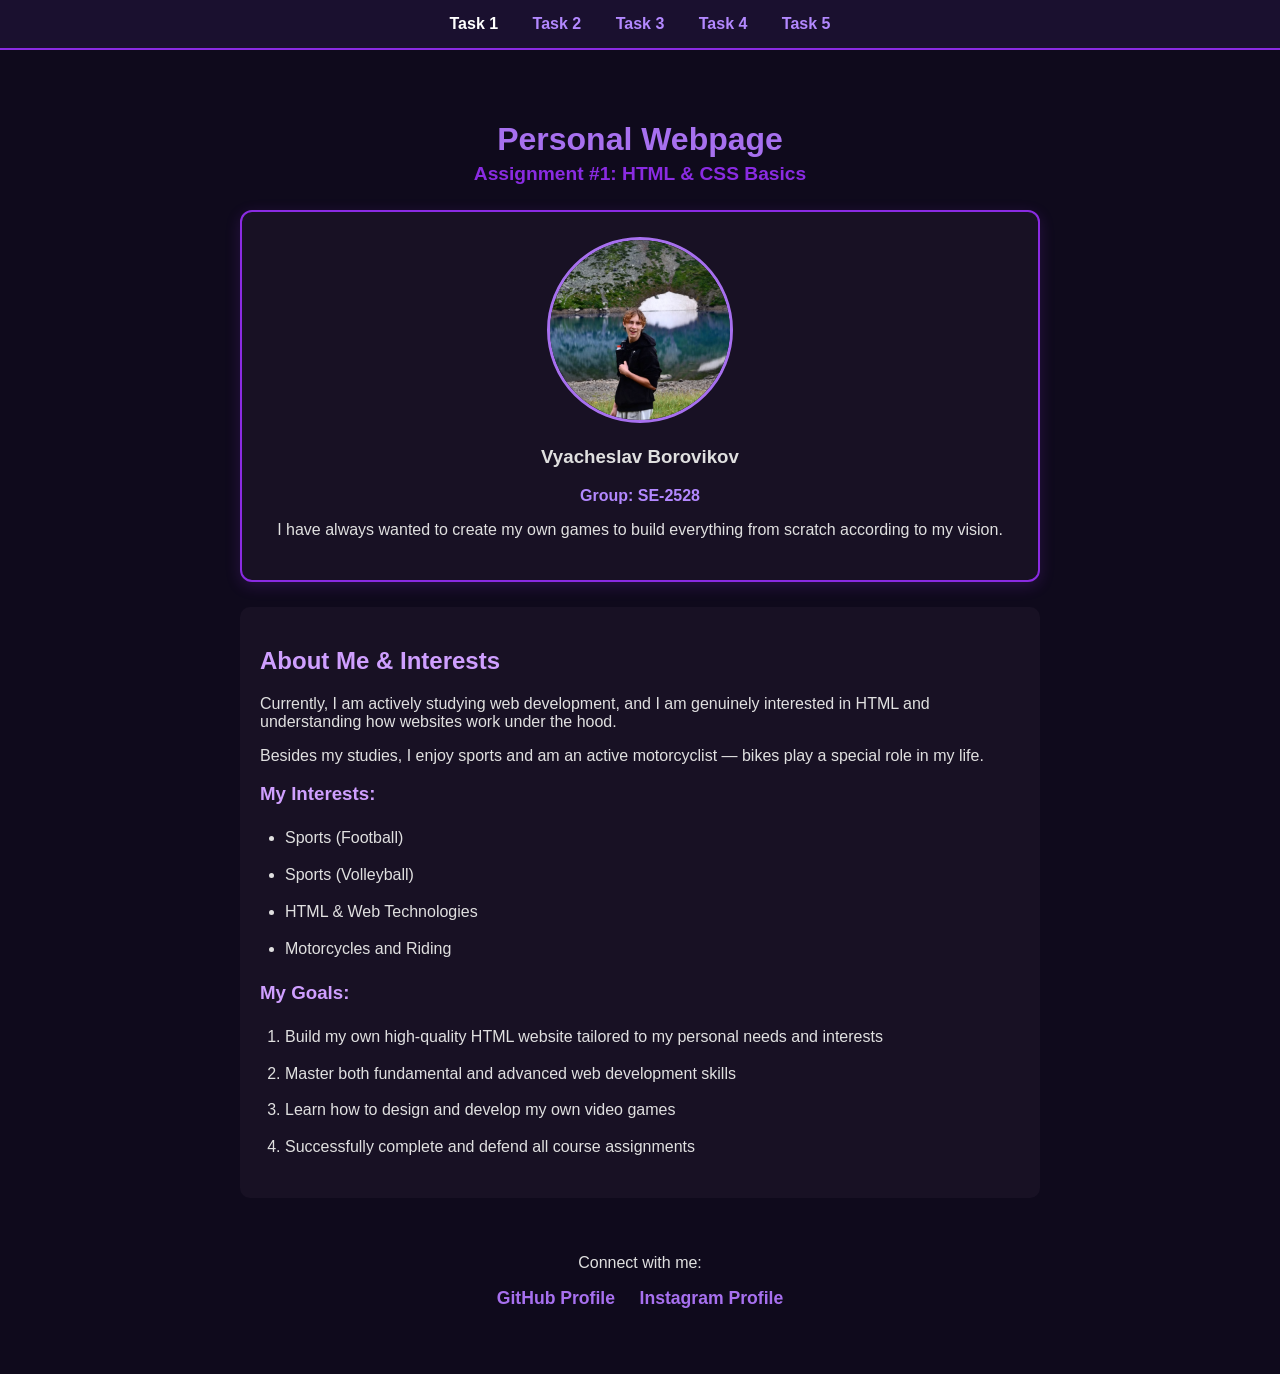
<file: index.html>
<!DOCTYPE html>
<html lang="en">
<head>
    <meta charset="UTF-8">
    <meta name="viewport" content="width=device-width, initial-scale=1.0">
    <title>Personal Webpage — Vyacheslav Borovikov</title>
    <link rel="stylesheet" href="styles.css">
</head>
<body>

    <nav class="navbar">
        <a href="index.html" class="active">Task 1</a>
        <a href="task2.html">Task 2</a>
        <a href="Task3/index.html">Task 3</a>
        <a href="task4.html">Task 4</a>
        <a href="task5.html">Task 5</a>
    </nav>

    <div class="container">
        <header>
            <h1>Personal Webpage</h1>
            <h2>Assignment #1: HTML & CSS Basics</h2>
        </header>

        <div id="profile-card">
            <img src="profile.jpg" alt="Photo of Vyacheslav Borovikov">
            <h3>Vyacheslav Borovikov</h3>
            <p class="group-info">Group: SE-2528</p>
            <p>I have always wanted to create my own games to build everything from scratch according to my vision.</p>
        </div>

        <section class="info-section">
            <h2>About Me & Interests</h2>
            <p>Currently, I am actively studying web development, and I am genuinely interested in HTML and understanding how websites work under the hood.</p>
            <p>Besides my studies, I enjoy sports and am an active motorcyclist — bikes play a special role in my life.</p>

            <h3>My Interests:</h3>
            <ul>
                <li>Sports (Football)</li>
                <li>Sports (Volleyball)</li>
                <li>HTML & Web Technologies</li>
                <li>Motorcycles and Riding</li>
            </ul>

            <h3>My Goals:</h3>
            <ol>
                <li>Build my own high-quality HTML website tailored to my personal needs and interests</li>
                <li>Master both fundamental and advanced web development skills</li>
                <li>Learn how to design and develop my own video games</li>
                <li>Successfully complete and defend all course assignments</li>
            </ol>
        </section>

        <footer class="links-footer">
            <p>Connect with me:</p>
            <a href="https://github.com/Aleksizz-ctrl" target="_blank">GitHub Profile</a>
            <a href="https://www.instagram.com/luca__._._._._._?stkn=dTl4aDJrMWJtc3Ey" target="_blank">Instagram Profile</a>
        </footer>
    </div>

</body>
</html>
</file>
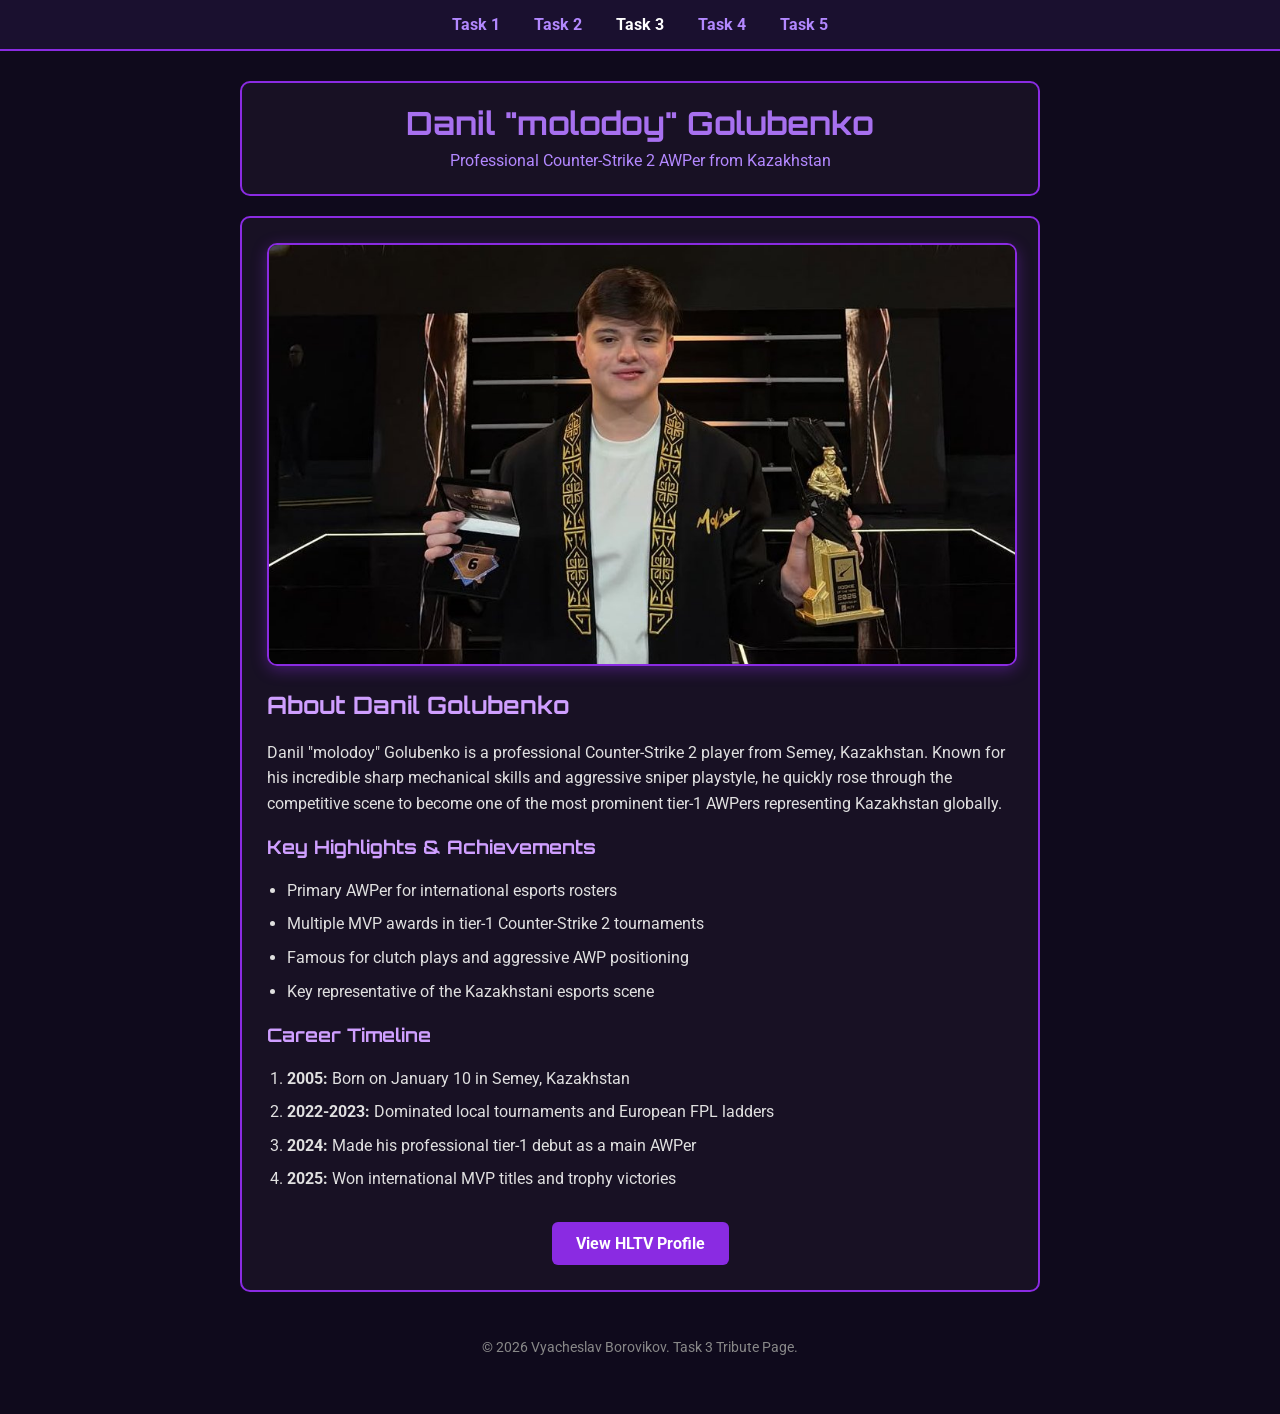
<file: Task3/index.html>
<!DOCTYPE html>
<html lang="en">
<head>
    <meta charset="UTF-8">
    <meta name="viewport" content="width=device-width, initial-scale=1.0">
    <title>Tribute to Danil "molodoy" Golubenko — Vyacheslav Borovikov</title>
    <link rel="stylesheet" href="styles.css">
    <link href="https://fonts.googleapis.com/css2?family=Roboto:wght@400;700&family=Orbitron:wght@500;700&display=swap" rel="stylesheet">
</head>
<body>

    <div class="navbar">
    <a href="../index.html">Task 1</a>
    <a href="../task2.html">Task 2</a>
    <a href="../task3/index.html" class="active">Task 3</a>
    <a href="../task4.html">Task 4</a>
    <a href="../task5.html">Task 5</a>
</div>

    <div class="container">
        <div class="header">
            <h1>Danil "molodoy" Golubenko</h1>
            <p class="subtitle">Professional Counter-Strike 2 AWPer from Kazakhstan</p>
        </div>

        <div class="main-card">
            <div class="img-box">
                <img src="molodoy.jpg" alt="Danil molodoy Golubenko CS2 Player">
            </div>

            <h2>About Danil Golubenko</h2>
            <p>Danil "molodoy" Golubenko is a professional Counter-Strike 2 player from Semey, Kazakhstan. Known for his incredible sharp mechanical skills and aggressive sniper playstyle, he quickly rose through the competitive scene to become one of the most prominent tier-1 AWPers representing Kazakhstan globally.</p>

            <h3>Key Highlights & Achievements</h3>
            <ul>
                <li>Primary AWPer for international esports rosters</li>
                <li>Multiple MVP awards in tier-1 Counter-Strike 2 tournaments</li>
                <li>Famous for clutch plays and aggressive AWP positioning</li>
                <li>Key representative of the Kazakhstani esports scene</li>
            </ul>

            <h3>Career Timeline</h3>
            <ol>
                <li><strong>2005:</strong> Born on January 10 in Semey, Kazakhstan</li>
                <li><strong>2022-2023:</strong> Dominated local tournaments and European FPL ladders</li>
                <li><strong>2024:</strong> Made his professional tier-1 debut as a main AWPer</li>
                <li><strong>2025:</strong> Won international MVP titles and trophy victories</li>
            </ol>

            <div class="btn-box">
                <a href="https://www.hltv.org/player/24144/molodoy" target="_blank" class="btn">View HLTV Profile</a>
            </div>
        </div>

        <div class="footer">
            <p>&copy; 2026 Vyacheslav Borovikov. Task 3 Tribute Page.</p>
        </div>
    </div>

</body>
</html>
</file>
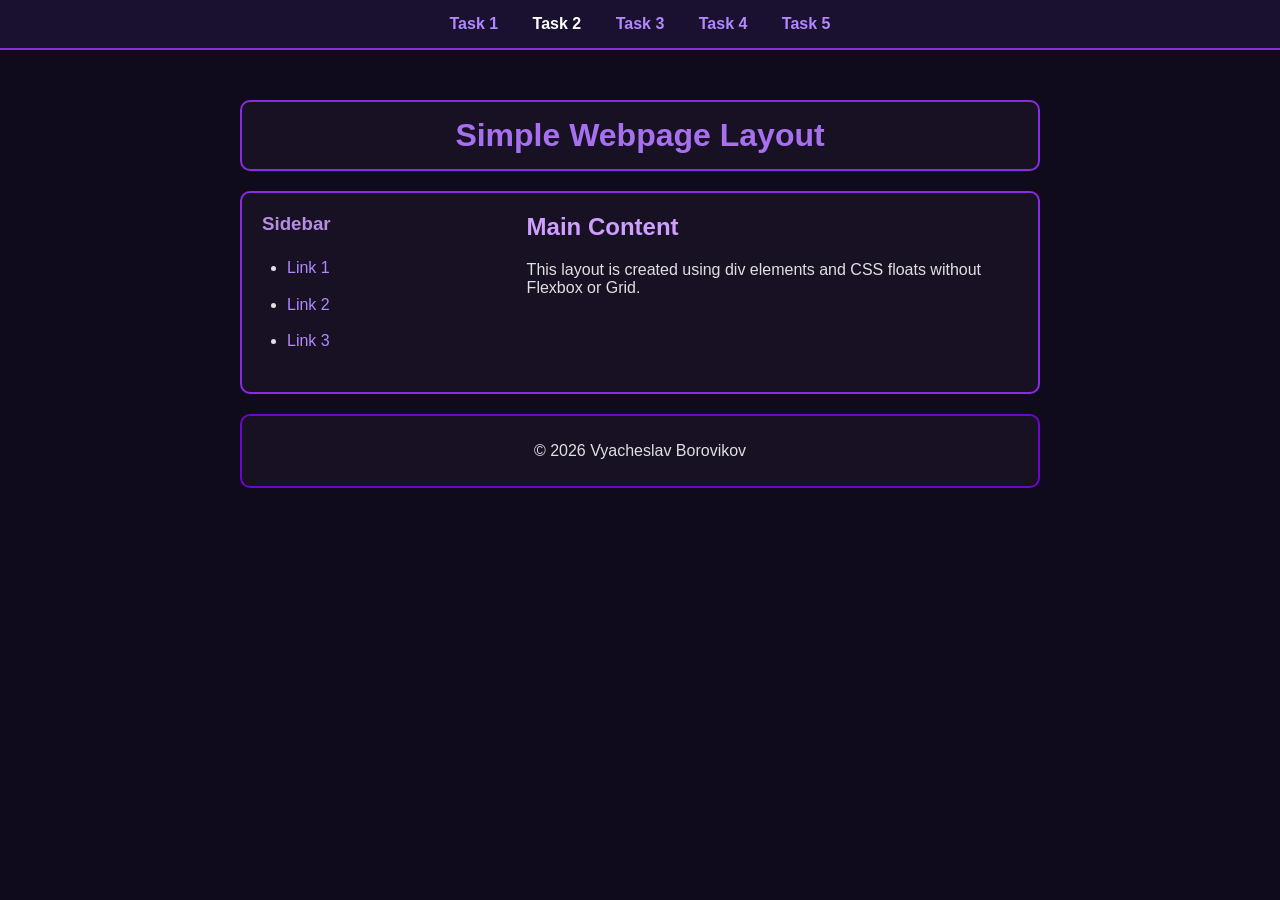
<file: task2.html>
<!DOCTYPE html>
<html lang="en">
<head>
    <meta charset="UTF-8">
    <meta name="viewport" content="width=device-width, initial-scale=1.0">
    <title>Task 2 — Vyacheslav Borovikov</title>
    <link rel="stylesheet" href="styles.css">
</head>
<body>

    <div class="navbar">
        <a href="index.html">Task 1</a>
        <a href="task2.html" class="active">Task 2</a>
        <a href="Task3/index.html">Task 3</a>
        <a href="task4.html">Task 4</a>
        <a href="task5.html">Task 5</a>
    </div>

    <div class="container">
        <div class="task2-header">
            <h1>Simple Webpage Layout</h1>
        </div>

        <div class="task2-main">
            <div class="task2-sidebar">
                <h3>Sidebar</h3>
                <ul>
                    <li><a href="#">Link 1</a></li>
                    <li><a href="#">Link 2</a></li>
                    <li><a href="#">Link 3</a></li>
                </ul>
            </div>

            <div class="task2-content">
                <h2>Main Content</h2>
                <p>This layout is created using div elements and CSS floats without Flexbox or Grid.</p>
            </div>

            <div class="clearfix"></div>
        </div>

        <div class="task2-footer">
            <p>&copy; 2026 Vyacheslav Borovikov</p>
        </div>
    </div>

</body>
</html>
</file>
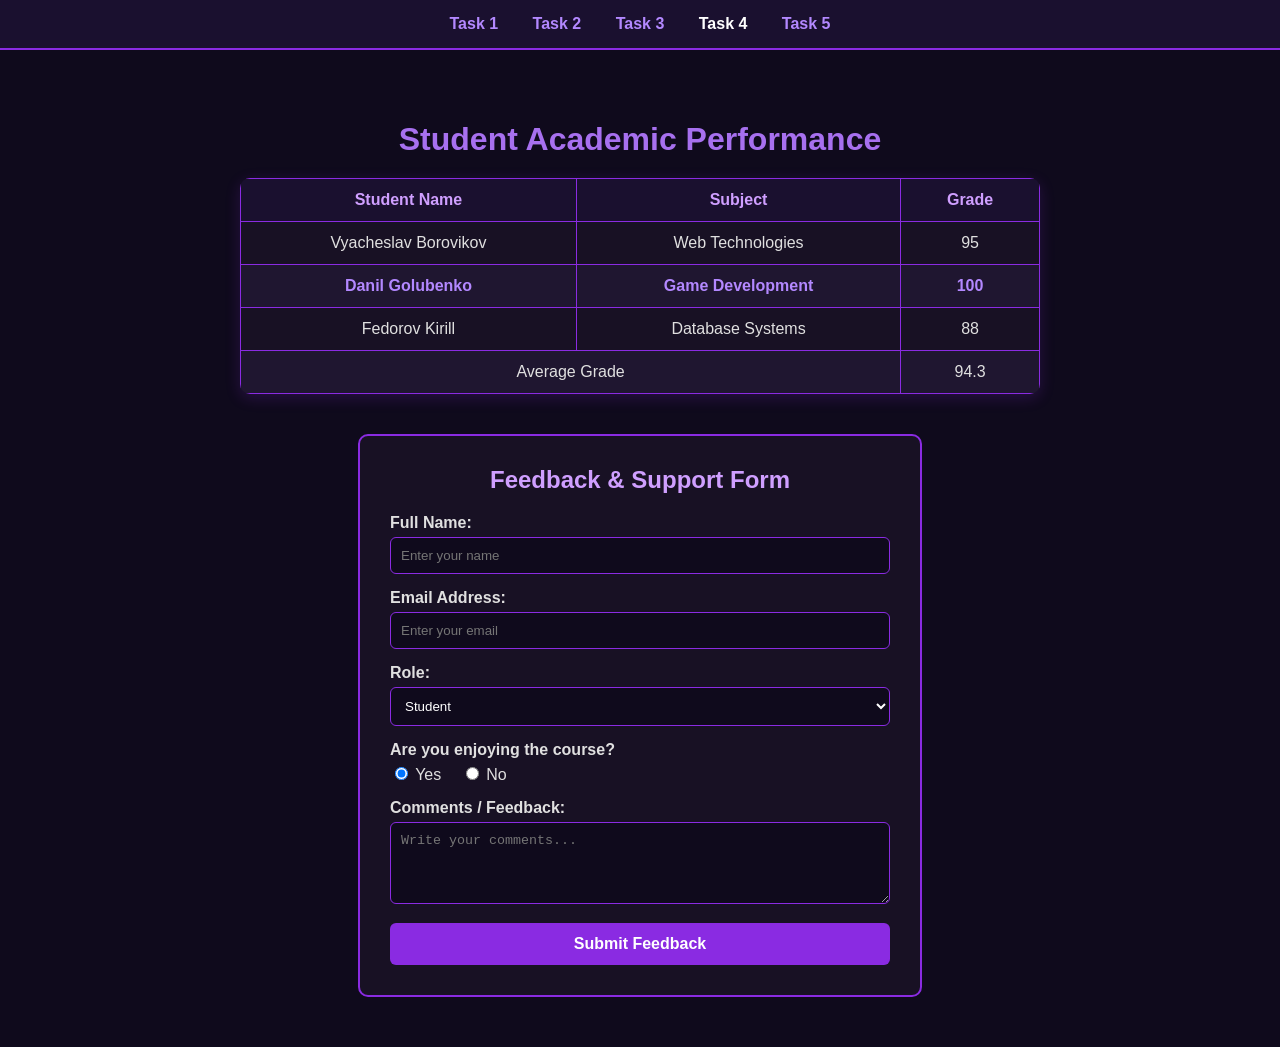
<file: task4.html>
<!DOCTYPE html>
<html lang="en">
<head>
    <meta charset="UTF-8">
    <meta name="viewport" content="width=device-width, initial-scale=1.0">
    <title>Task 4 — Table & Form</title>
    <link rel="stylesheet" href="styles.css">
</head>
<body>

    <div class="navbar">
        <a href="index.html">Task 1</a>
        <a href="task2.html">Task 2</a>
        <a href="task3/index.html">Task 3</a>
        <a href="task4.html" class="active">Task 4</a>
        <a href="task5.html">Task 5</a>
    </div>

    <div class="container">
        
        <h1 id="table-heading">Student Academic Performance</h1>

        <table class="grades-table">
            <thead>
                <tr>
                    <th>Student Name</th>
                    <th>Subject</th>
                    <th>Grade</th>
                </tr>
            </thead>
            <tbody>
                <tr>
                    <td>Vyacheslav Borovikov</td>
                    <td>Web Technologies</td>
                    <td>95</td>
                </tr>
                <tr class="highlight-row">
                    <td>Danil Golubenko</td>
                    <td>Game Development</td>
                    <td>100</td>
                </tr>
                <tr>
                    <td>Fedorov Kirill</td>
                    <td>Database Systems</td>
                    <td>88</td>
                </tr>
                <tr>
                    <td colspan="2">Average Grade</td>
                    <td>94.3</td>
                </tr>
            </tbody>
        </table>

        <div class="form-container">
            <h2>Feedback & Support Form</h2>
            <form id="feedbackForm">
                <div class="form-group">
                    <label for="username">Full Name:</label>
                    <input type="text" id="username" name="username" class="form-input" placeholder="Enter your name" required>
                </div>

                <div class="form-group">
                    <label for="useremail">Email Address:</label>
                    <input type="email" id="useremail" name="useremail" class="form-input" placeholder="Enter your email" required>
                </div>

                <div class="form-group">
                    <label for="userrole">Role:</label>
                    <select id="userrole" name="userrole" class="form-input">
                        <option value="student">Student</option>
                        <option value="teacher">Teacher</option>
                        <option value="other">Other</option>
                    </select>
                </div>

                <div class="form-group">
                    <label>Are you enjoying the course?</label>
                    <div class="radio-group">
                        <label><input type="radio" name="enjoy" value="yes" checked> Yes</label>
                        <label><input type="radio" name="enjoy" value="no"> No</label>
                    </div>
                </div>

                <div class="form-group">
                    <label for="comments">Comments / Feedback:</label>
                    <textarea id="comments" name="comments" class="form-input" rows="4" placeholder="Write your comments..."></textarea>
                </div>

                <button type="submit" class="submit-btn">Submit Feedback</button>
            </form>
        </div>

    </div>

    <script>
      const scriptURL = 'https://script.google.com/macros/s/AKfycbxfoFVLtXgBdtrcYVxYDP4DamwfP9Mo3ZQmZ_sqGzzXrMeu-N5v3ccWEFh6gTWJjSDT/exec';
      const form = document.getElementById('feedbackForm');

      form.addEventListener('submit', e => {
        e.preventDefault();
        fetch(scriptURL, { method: 'POST', body: new FormData(form)})
          .then(response => {
             alert('Данные успешно отправлены в Google Таблицу!');
             form.reset();
          })
          .catch(error => console.error('Ошибка!', error.message));
      });
    </script>
</body>
</html>
</file>
<file: styles.css>
body {
    background-color: #0f0a1c;
    color: #e0e0e0;
    font-family: 'Segoe UI', Tahoma, Geneva, Verdana, sans-serif;
    margin: 0;
    padding: 0;
}

.navbar {
    background-color: #1a102f;
    padding: 15px;
    text-align: center;
    border-bottom: 2px solid #8a2be2;
}

.navbar a {
    color: #b388ff;
    text-decoration: none;
    margin: 0 15px;
    font-weight: bold;
    transition: color 0.3s;
}

.navbar a:hover, .navbar a.active {
    color: #ffffff;
}

.container {
    max-width: 800px;
    margin: 30px auto;
    padding: 20px;
}

header h1 {
    color: #a770ef;
    text-align: center;
    margin-bottom: 5px;
}

header h2 {
    color: #8a2be2;
    text-align: center;
    font-size: 1.2rem;
    margin-top: 0;
}

#profile-card {
    background-color: #181124;
    border: 2px solid #8a2be2;
    border-radius: 12px;
    padding: 25px;
    text-align: center;
    margin: 25px 0;
    box-shadow: 0 4px 15px rgba(138, 43, 226, 0.2);
}

#profile-card img {
    max-width: 180px;
    height: auto;
    border-radius: 50%;
    border: 3px solid #a770ef;
}

.group-info {
    color: #b388ff;
    font-weight: bold;
}

.info-section {
    background-color: #181124;
    padding: 20px;
    border-radius: 10px;
    margin-bottom: 25px;
}

.info-section h2, .info-section h3 {
    color: #cf9fff;
}

ul, ol {
    line-height: 1.8;
    padding-left: 25px;
}

li {
    margin-bottom: 8px;
}

.links-footer {
    text-align: center;
    padding: 15px;
}

.links-footer a {
    color: #a770ef;
    text-decoration: none;
    margin: 0 10px;
    font-size: 1.1rem;
    font-weight: bold;
    transition: all 0.3s ease;
}

.links-footer a:hover {
    color: #ffffff;
    text-shadow: 0 0 8px #8a2be2;
}

.task2-header {
    background-color: #181124;
    border: 2px solid #8a2be2;
    border-radius: 10px;
    padding: 15px;
    text-align: center;
    margin-bottom: 20px;
}

.task2-header h1 {
    color: #a770ef;
    margin: 0;
}

.task2-main {
    background-color: #181124;
    border: 2px solid #8a2be2;
    border-radius: 10px;
    padding: 20px;
    margin-bottom: 20px;
}

.task2-sidebar {
    float: left;
    width: 30%;
}

.task2-sidebar h3 {
    color: #b78de0;
    margin-top: 0;
}

.task2-sidebar a {
    color: #b388ff;
    text-decoration: none;
}

.task2-sidebar a:hover {
    color: #ffffff;
}

.task2-content {
    float: right;
    width: 65%;
}

.task2-content h2 {
    color: #cf9fff;
    margin-top: 0;
}

.clearfix {
    clear: both;
}

.task2-footer {
    background-color: #181124;
    border: 2px solid #6d05ce;
    border-radius: 10px;
    padding: 10px;
    text-align: center;
}

#table-heading {
    color: #a770ef;
    text-align: center;
    margin-bottom: 20px;
}

.grades-table {
    width: 100%;
    border-collapse: collapse;
    background-color: #181124;
    border-radius: 10px;
    overflow: hidden;
    margin-bottom: 40px;
    box-shadow: 0 4px 15px rgba(138, 43, 226, 0.2);
}

.grades-table th, .grades-table td {
    padding: 12px 15px;
    text-align: center;
    border: 1px solid #8a2be2;
}

.grades-table th {
    background-color: #1a102f;
    color: #cf9fff;
}

.grades-table tbody tr:nth-child(even) {
    background-color: #1f1630;
}

.grades-table .highlight-row {
    background-color: #2d1847;
    font-weight: bold;
    color: #b388ff;
}

.form-container {
    background-color: #181124;
    border: 2px solid #8a2be2;
    border-radius: 10px;
    padding: 30px;
    max-width: 500px;
    margin: 0 auto;
}

.form-container h2 {
    color: #cf9fff;
    text-align: center;
    margin-top: 0;
    margin-bottom: 20px;
}

.form-group {
    margin-bottom: 15px;
}

.form-group label {
    display: block;
    color: #e0e0e0;
    font-weight: bold;
    margin-bottom: 5px;
}

.form-input {
    width: 100%;
    padding: 10px;
    border: 1px solid #8a2be2;
    border-radius: 6px;
    background-color: #0f0a1c;
    color: #ffffff;
    box-sizing: border-box;
}

.form-input:focus {
    outline: none;
    border-color: #a770ef;
}

.radio-group label {
    display: inline;
    font-weight: normal;
    margin-right: 15px;
}

.submit-btn {
    width: 100%;
    padding: 12px;
    background-color: #8a2be2;
    color: #ffffff;
    border: none;
    border-radius: 6px;
    font-weight: bold;
    font-size: 1rem;
    cursor: pointer;
    transition: background-color 0.3s;
}

.submit-btn:hover {
    background-color: #a770ef;
}
</file>
<file: Task3/styles.css>
body {
    background-color: #0f0a1c;
    color: #e0e0e0;
    font-family: 'Roboto', sans-serif;
    margin: 0;
    padding: 0;
}

.navbar {
    background-color: #1a102f;
    padding: 15px;
    text-align: center;
    border-bottom: 2px solid #8a2be2;
}

.navbar a {
    color: #b388ff;
    text-decoration: none;
    margin: 0 15px;
    font-weight: bold;
    transition: color 0.3s;
}

.navbar a:hover, .navbar a.active {
    color: #ffffff;
}

.container {
    max-width: 800px;
    margin: 30px auto;
    padding: 0 20px;
}

.header {
    background-color: #181124;
    border: 2px solid #8a2be2;
    border-radius: 10px;
    padding: 20px;
    text-align: center;
    margin-bottom: 20px;
}

.header h1 {
    font-family: 'Orbitron', sans-serif;
    color: #a770ef;
    margin: 0 0 5px 0;
}

.subtitle {
    color: #b388ff;
    margin: 0;
}

.main-card {
    background-color: #181124;
    border: 2px solid #8a2be2;
    border-radius: 10px;
    padding: 25px;
    margin-bottom: 20px;
}

.img-box {
    text-align: center;
    margin-bottom: 20px;
}

.img-box img {
    max-width: 100%;
    height: auto;
    border-radius: 10px;
    border: 2px solid #8a2be2;
    box-shadow: 0 4px 15px rgba(138, 43, 226, 0.4);
}

h2, h3 {
    font-family: 'Orbitron', sans-serif;
    color: #cf9fff;
}

p, li {
    line-height: 1.6;
}

ul, ol {
    padding-left: 20px;
}

li {
    margin-bottom: 8px;
}

.btn-box {
    text-align: center;
    margin-top: 30px;
}

.btn {
    display: inline-block;
    background-color: #8a2be2;
    color: #ffffff;
    padding: 12px 24px;
    text-decoration: none;
    border-radius: 6px;
    font-weight: bold;
    transition: background-color 0.3s;
}

.btn:hover {
    background-color: #a770ef;
}

.footer {
    text-align: center;
    padding: 10px;
    color: #888;
    font-size: 0.9rem;
}
</file>
